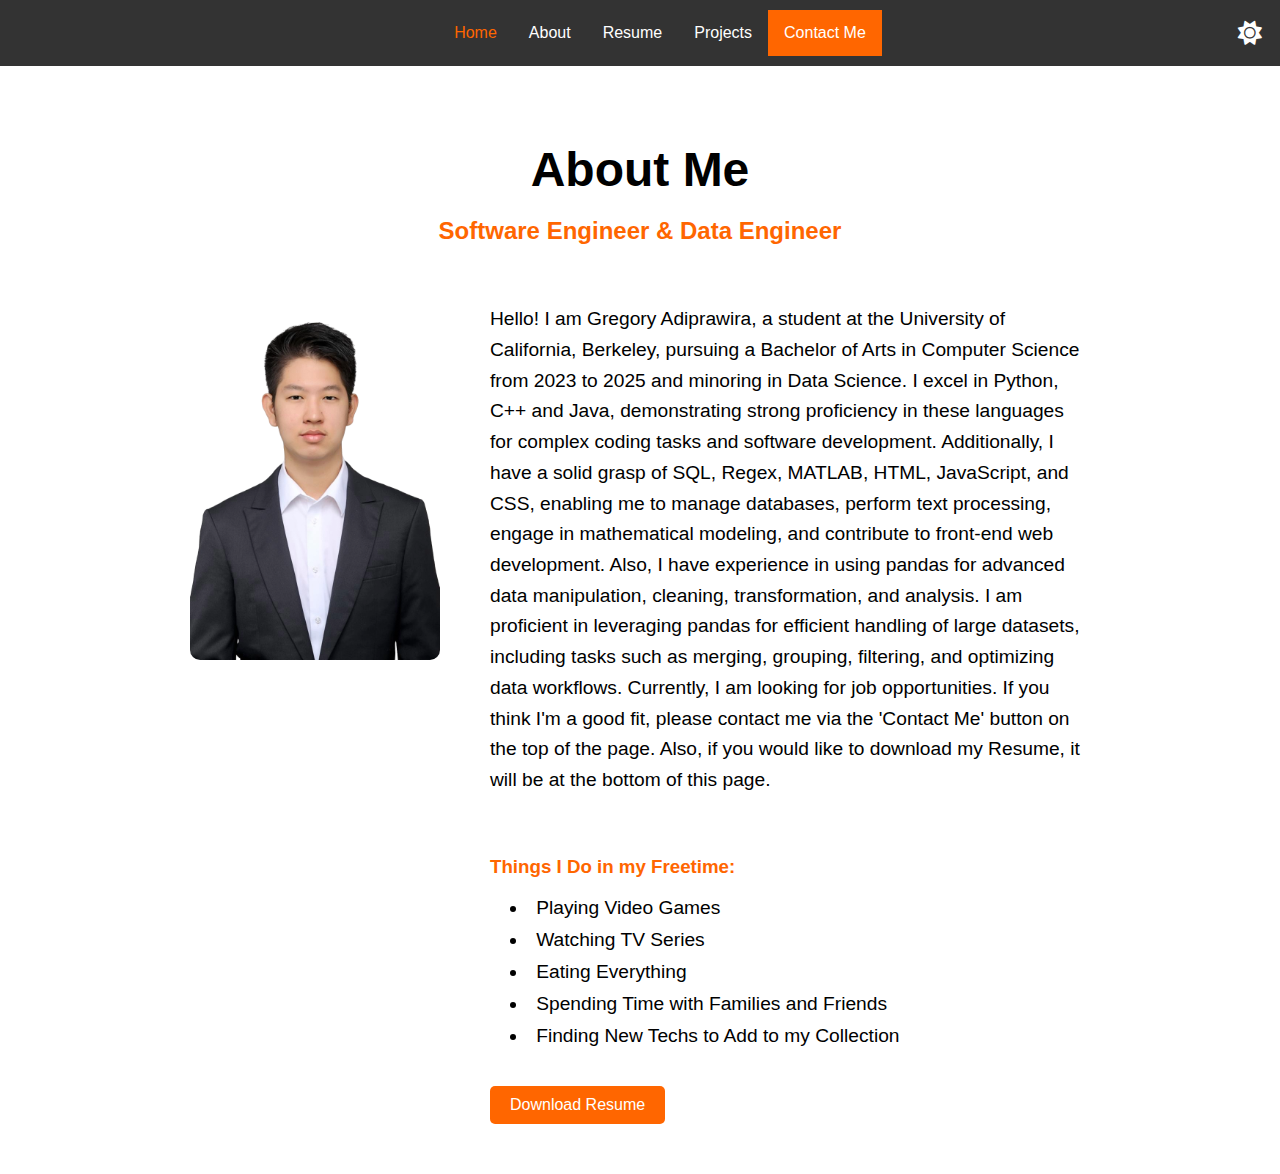
<file: about.html>
<!DOCTYPE html>
<html lang="en">
<head>
    <meta charset="UTF-8">
    <meta name="viewport" content="width=device-width, initial-scale=1.0">
    <meta name="description" content="About Gregory Adiprawira.">
    <title>About | Gregory Adiprawira</title>
    <link rel="stylesheet" href="./style.css">
    <link rel="stylesheet" href="https://cdnjs.cloudflare.com/ajax/libs/font-awesome/6.0.0-beta3/css/all.min.css">
</head>
<body>
    <div class="navbar">
        <a href="index.html">Home</a>
        <a href="about.html">About</a>
        <a href="resume.html">Resume</a>
        <a href="projects.html">Projects</a>
        <a href="contact.html">Contact Me</a>
        
        <button class="theme-toggle" data-theme-toggle aria-label="Change to light theme">
            <i class="fas fa-sun sun-icon"></i>
            <i class="fas fa-moon moon-icon"></i>
        </button>
    </div>

    <!-- About Section -->
    <section id="about-section">
        <div class="about-header">
            <h1>About Me</h1>
            <h2>Software Engineer & Data Engineer</h2>
        </div>
        
        <div class="about-content">
            <!-- Profile Image -->
            <div class="profile-image">
                <img src="./images/visa-photo.png" alt="Gregory Adiprawira">
            </div>
            
            <!-- Profile Description -->
            <div class="profile-description">
                <p>Hello! I am Gregory Adiprawira, a student at the University of California, Berkeley, pursuing a Bachelor of Arts in 
                    Computer Science from 2023 to 2025 and minoring in Data Science. I excel in Python, C++ and Java, demonstrating 
                    strong proficiency in these languages for complex coding tasks and software development. 
                    Additionally, I have a solid grasp of SQL, Regex, MATLAB, HTML, JavaScript, and CSS, enabling me to manage databases, 
                    perform text processing, engage in mathematical modeling, and contribute to front-end web development. 
                    Also, I have experience in using pandas for advanced data manipulation, cleaning, transformation, and analysis.
                    I am proficient in leveraging pandas for efficient handling of large datasets, including tasks such as 
                    merging, grouping, filtering, and optimizing data workflows. Currently, I am looking for job opportunities.
                    If you think I'm a good fit, please contact me via the 'Contact Me' button on the top of the page. Also, if you would
                    like to download my Resume, it will be at the bottom of this page. </p>

                    <h3>Things I Do in my Freetime:</h3>
                    <ul>
                        <li>Playing Video Games</li>
                        <li>Watching TV Series</li>
                        <li>Eating Everything</li>
                        <li>Spending Time with Families and Friends</li>
                        <li>Finding New Techs to Add to my Collection</li>
                    </ul>
                <a href="resume-file.pdf" class="download-btn">Download Resume</a>
            </div>
        </div>
    </section>

    <script src="toggle.js"></script>
</body>
</html>
</file>
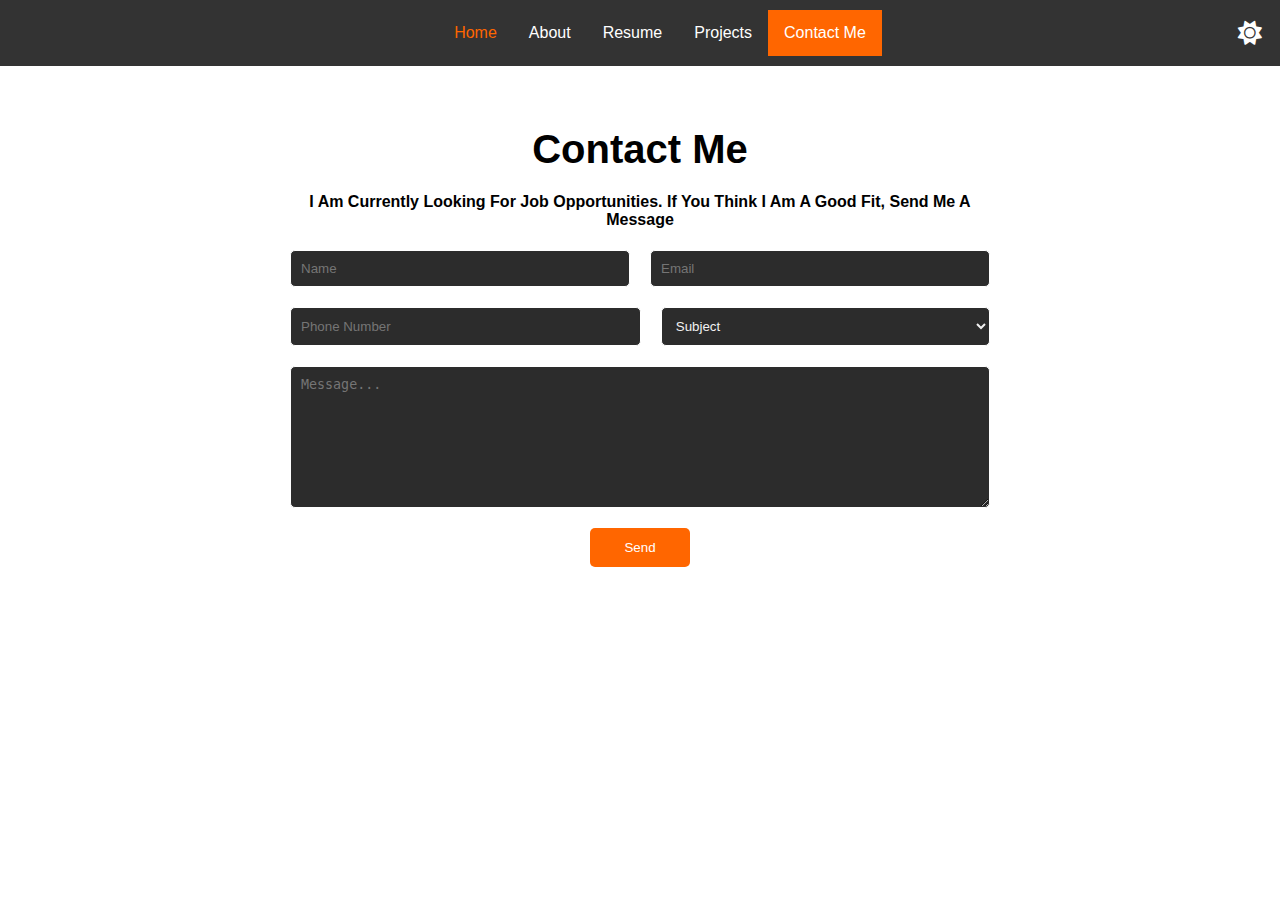
<file: contact.html>
<!DOCTYPE html>
<html lang="en">
<head>
    <meta charset="UTF-8">
    <meta name="viewport" content="width=device-width, initial-scale=1.0">
    <meta name="description" content="Contact Gregory Adiprawira.">
    <title>Contact Me | Gregory Adiprawira</title>
    <link rel="stylesheet" href="./style.css">
    <link rel="stylesheet" href="https://cdnjs.cloudflare.com/ajax/libs/font-awesome/6.0.0-beta3/css/all.min.css">
</head>
<body>
    <div class="navbar">
        <a href="index.html">Home</a>
        <a href="about.html">About</a>
        <a href="resume.html">Resume</a>
        <a href="projects.html">Projects</a>
        <a href="contact.html">Contact Me</a>

        <button class="theme-toggle" data-theme-toggle aria-label="Change to light theme">
            <i class="fas fa-sun sun-icon"></i>
            <i class="fas fa-moon moon-icon"></i>
        </button>
    </div>
    </div>

    <!-- Contact Form Section -->
    <section id="contact-section">
        <h1>Contact Me</h1>
        <h4>I Am Currently Looking For Job Opportunities. If You Think I Am A Good Fit, Send Me A Message</h4>
        
        <!-- Using Web3Forms -->
        <form id="contact-form" action="https://api.web3forms.com/submit" method="POST">
            <input type="hidden" name="access_key" value="39d01ec0-1d7e-426f-a599-ca8fd4ca43ad">
            <div class="form-group">
                <input type="text" id="name" name="name" placeholder="Name" required>
                <input type="email" id="email" name="email" placeholder="Email" required>
            </div>
            <div class="form-group">
                <input type="tel" id="phone" name="phone" placeholder="Phone Number" required>
                <select id="service" name="service">
                    <option value="" disabled selected>Subject</option>
                    <option value="web-development">Internship</option>
                    <option value="design">Job Opportunities</option>
                    <option value="consultation">Question</option>
                </select>
            </div>
            <div class="form-group">
                <textarea id="message" name="message" placeholder="Message..." required></textarea>
            </div>
            <button type="submit" id="submit-btn">Send</button>
        </form>
    </section>

    <script src="toggle.js"></script>
</body>
</html>
</file>
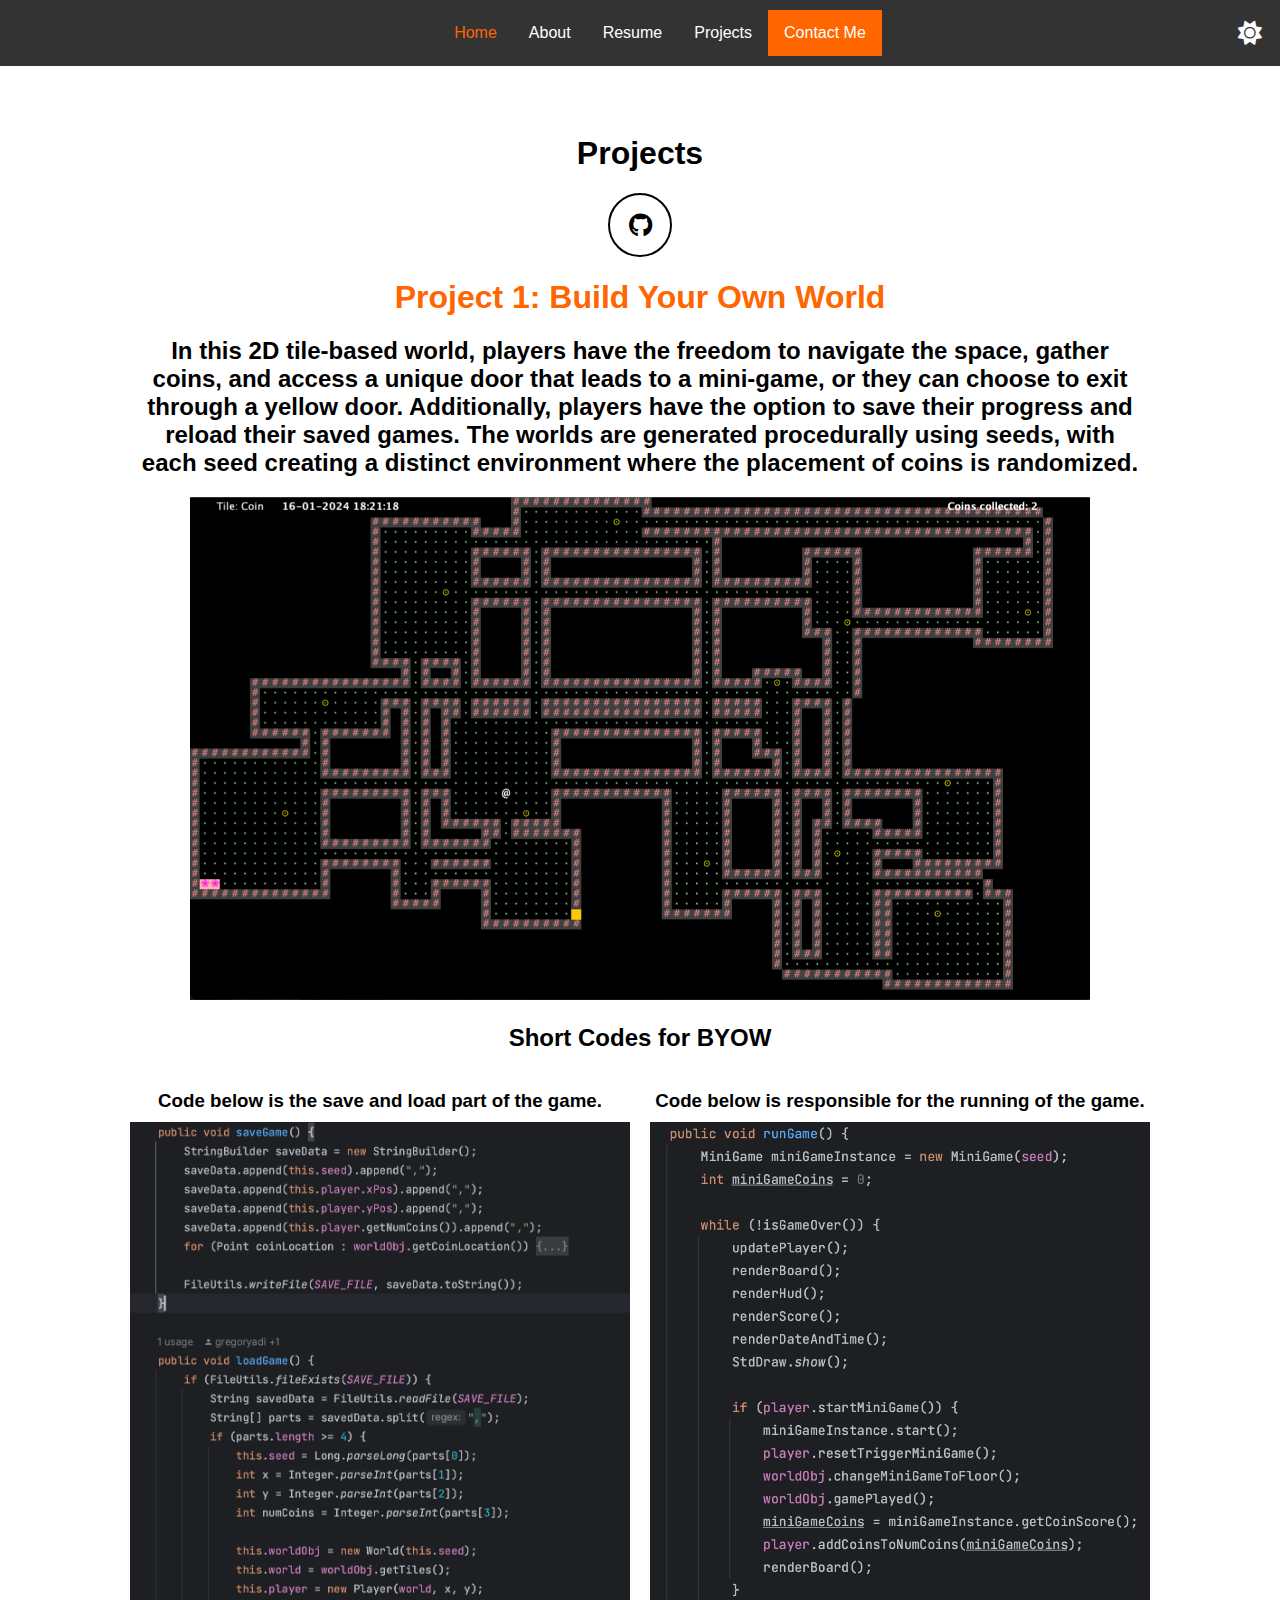
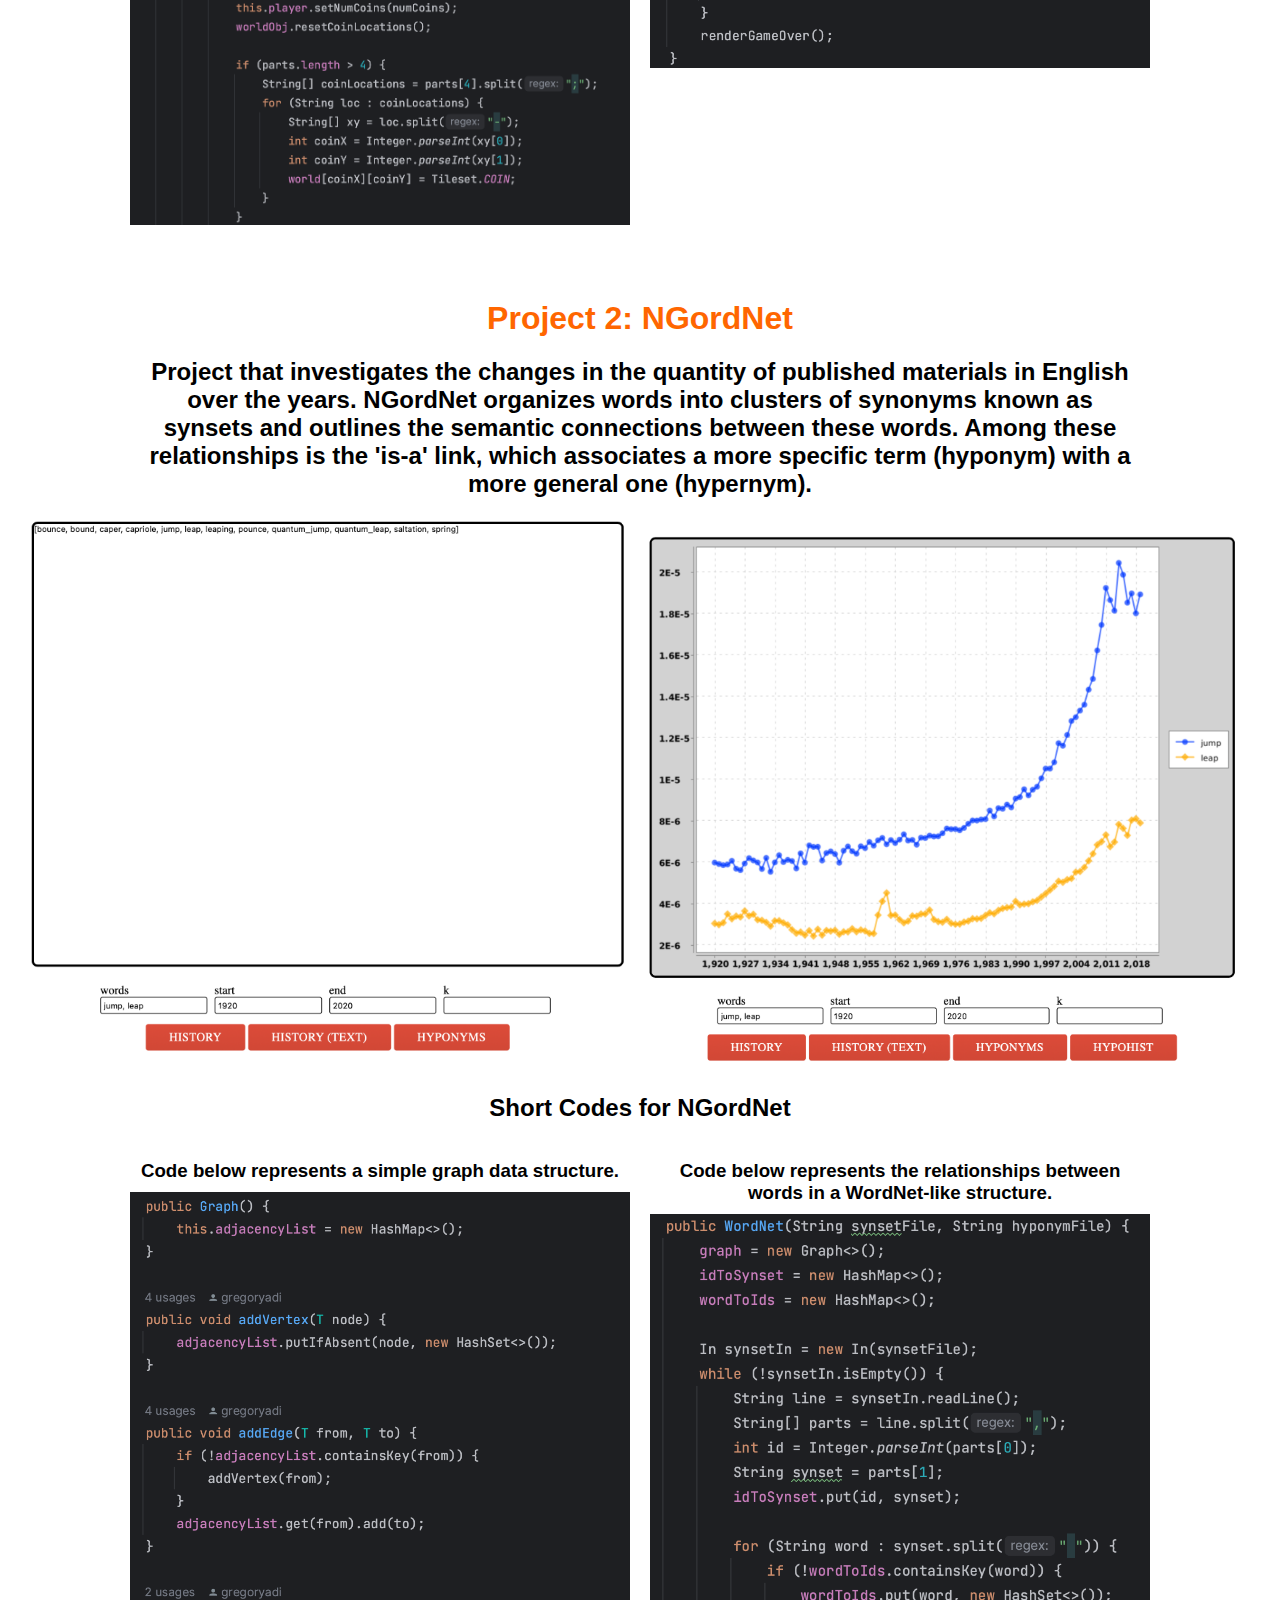
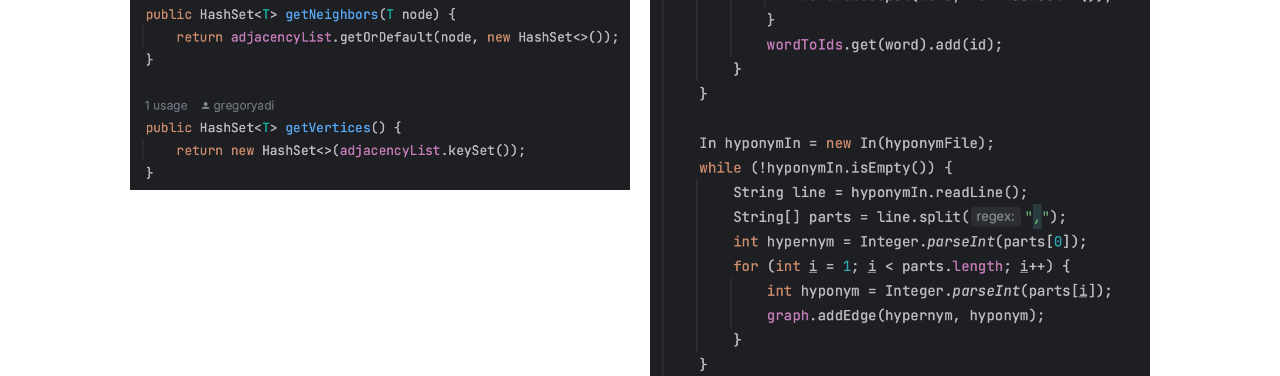
<file: projects.html>
<!DOCTYPE html>
<html lang="en">
<head>
    <meta charset="UTF-8">
    <meta name="viewport" content="width=device-width, initial-scale=1.0">
    <meta name="description" content="Projects by Gregory Adiprawira.">
    <title>Projects | Gregory Adiprawira</title>
    <link rel="stylesheet" href="./style.css">
    <link rel="stylesheet" href="https://cdnjs.cloudflare.com/ajax/libs/font-awesome/6.0.0-beta3/css/all.min.css">
</head>
<body>
    <div class="navbar">
        <a href="index.html">Home</a>
        <a href="about.html">About</a>
        <a href="resume.html">Resume</a>
        <a href="projects.html">Projects</a>
        <a href="contact.html">Contact Me</a>

        <button class="theme-toggle" data-theme-toggle aria-label="Change to light theme">
            <i class="fas fa-sun sun-icon"></i>
            <i class="fas fa-moon moon-icon"></i>
        </button>
    </div>

    <div id="project1" class="Project-1">
        <!-- Project 1: BYOW -->
        <h1>Projects</h1>
        <a href="https://github.com/gregadi" target="_blank" class="social-icon">
            <i class="fab fa-github"></i>
        </a>

        <h1 id="orange">Project 1: Build Your Own World</h1>
        <h2>In this 2D tile-based world, players have the freedom to navigate the space, gather coins, and access a unique door 
            that leads to a mini-game, or they can choose to exit through a yellow door. Additionally, players have the option to 
            save their progress and reload their saved games. The worlds are generated procedurally using seeds, with each seed 
            creating a distinct environment where the placement of coins is randomized.</h2>
        
        <img id="BYOW" src="./images/BYOW.png" alt="">
    
        <h2>Short Codes for BYOW</h2>
    </div>
    
    <div class="image-BYOW">
        <div class="image-item">
            <h3>Code below is the save and load part of the game.</h3>
            <img src="./images/code-1.png" alt="First Image">
        </div>
        <div class="image-item">
            <h3>Code below is responsible for the running of the game.</h3>
            <img src="./images/code-2.png" alt="Second Image">
        </div>
    </div>
    
    <!-- Project 2: NGordNet -->
    <div id="project2" class="Project-2">
        <h1 id="orange">Project 2: NGordNet</h1>
        <h2>Project that investigates the changes in the quantity of published materials in English over the years.
            NGordNet organizes words into clusters of synonyms known as synsets and outlines the semantic connections between these words.
            Among these relationships is the 'is-a' link, which associates a more specific term (hyponym) with a more general one (hypernym).</h2>
        
        <!-- NGordNet photos -->
        <div class="image-NGordNet">
            <img src="./images/Ngordnet-1.png" alt="First Image">
            <img src="./images/Ngordnet-2.png" alt="Second Image">
        </div>

        <h2>Short Codes for NGordNet</h2>
    </div>

    <div class="image-BYOW">
        <div class="image-item">
            <h3>Code below represents a simple graph data structure.</h3>
            <img src="./images/code-3.png" alt="First Image">
        </div>
        <div class="image-item">
            <h3>Code below represents the relationships between words in a WordNet-like structure.</h3>
            <img src="./images/code-4.png" alt="Second Image">
        </div>
    </div>

    <script src="toggle.js"></script>
</body>
</html>
</file>
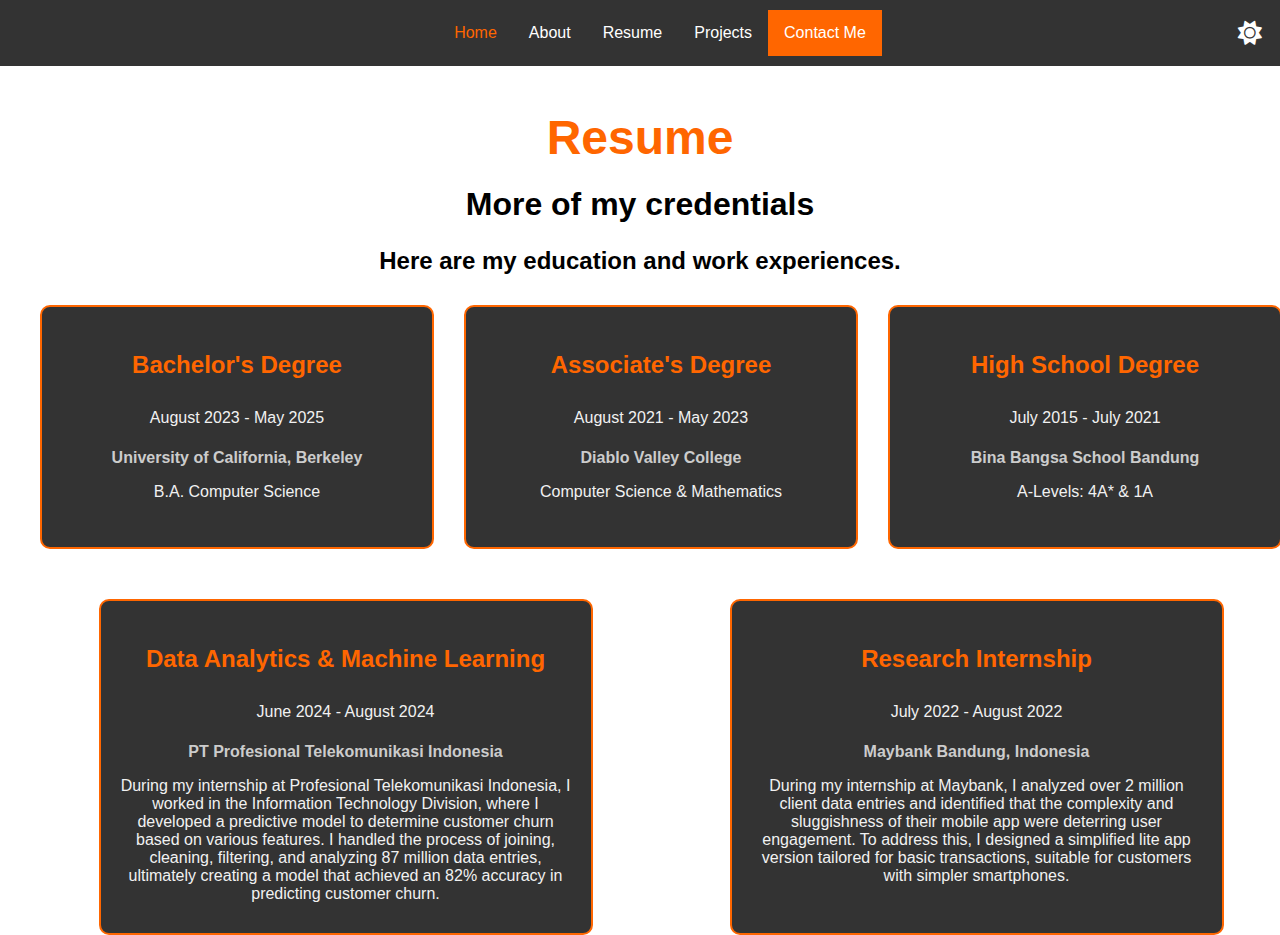
<file: resume.html>
<!DOCTYPE html>
<html lang="en">
<head>
    <meta charset="UTF-8">
    <meta name="viewport" content="width=device-width, initial-scale=1.0">
    <meta name="description" content="Resume of Gregory Adiprawira.">
    <title>Resume | Gregory Adiprawira</title>
    <link rel="stylesheet" href="./style.css">
    <link rel="stylesheet" href="https://cdnjs.cloudflare.com/ajax/libs/font-awesome/6.0.0-beta3/css/all.min.css">
</head>
<body>
    <div class="navbar">
        <a href="index.html">Home</a>
        <a href="about.html">About</a>
        <a href="resume.html">Resume</a>
        <a href="projects.html">Projects</a>
        <a href="contact.html">Contact Me</a>
        
        <button class="theme-toggle" data-theme-toggle aria-label="Change to light theme">
            <i class="fas fa-sun sun-icon"></i>
            <i class="fas fa-moon moon-icon"></i>
        </button>
    </div>

    <!-- Resume Section -->
    <div id="resume" class="resume-section">
        <h2 id="orange">Resume</h2>
        <h1>More of my credentials</h1>
        <h3>Here are my education and work experiences.</h3>
        
        <div class="resume-grid">
            <!-- Education Section -->
            <div class="resume-box">
                <h3>Bachelor's Degree</h3>
                <p>August 2023 - May 2025</p>
                <h4>University of California, Berkeley</h4>
                <p>B.A. Computer Science</p>
            </div>
            <div class="resume-box">
                <h3>Associate's Degree</h3>
                <p>August 2021 - May 2023</p>
                <h4>Diablo Valley College</h4>
                <p>Computer Science & Mathematics</p>
            </div>
            <div class="resume-box">
                <h3>High School Degree</h3>
                <p>July 2015 - July 2021</p>
                <h4>Bina Bangsa School Bandung</h4>
                <p>A-Levels: 4A* & 1A</p>
            </div>
            
            <!-- Internship Section -->
            <div class="internship-row">
                <div class="resume-box">
                    <h3>Data Analytics & Machine Learning</h3>
                    <p>June 2024 - August 2024</p>
                    <h4>PT Profesional Telekomunikasi Indonesia</h4>
                    <p>During my internship at Profesional Telekomunikasi Indonesia, I worked in the Information Technology Division, 
                        where I developed a predictive model to determine customer churn based on various features. I handled the 
                        process of joining, cleaning, filtering, and analyzing 87 million data entries, ultimately creating a model 
                        that achieved an 82% accuracy in predicting customer churn.</p>
                </div>
                <div class="resume-box">
                    <h3>Research Internship</h3>
                    <p>July 2022 - August 2022</p>
                    <h4>Maybank Bandung, Indonesia</h4>
                    <p>During my internship at Maybank, I analyzed over 2 million client data entries and identified that the 
                        complexity and sluggishness of their mobile app were deterring user engagement. To address this, I 
                        designed a simplified lite app version tailored for basic transactions, suitable for customers with
                        simpler smartphones.</p>
                </div>
            </div>
        </div>
        
    <script src="toggle.js"></script>
</body>
</html>
</file>
<file: style.css>
/* Define the default (dark) and light theme variables */
:root {
    --color-bg: rgb(21, 21, 21); /* Dark mode background */
    --color-fg: white;           /* Dark mode text color */
    --color-link: rgb(0, 216, 216); /* Link color in dark mode */
    --color-highlight: rgb(255, 102, 0); /* Highlight color in dark mode */
    --color-navbar-bg: #333;     /* Navbar background color in dark mode */
    --color-navbar-link: white;  /* Navbar link color in dark mode */
    --color-navbar-link-hover-bg: #ddd;
    --color-navbar-link-hover-fg: black;
}

[data-theme="light"] {
    --color-bg: white;
    --color-fg: black;
    --color-link: rgb(0, 116, 216); 
    --color-highlight: rgb(255, 102, 0);
    --color-navbar-bg: #333;
    --color-navbar-link: white;
    --color-navbar-link-hover-bg: #eee;
    --color-navbar-link-hover-fg: black;
}

/* General Body Styling */
body {
    background-color: var(--color-bg);
    color: var(--color-fg);
    padding-top: 60px;      /* Add 60px of paddding on top */
    margin: 0; /* Remove all outer margin */
    font-family: 'Gill Sans', 'Gill Sans MT', Calibri, 'Trebuchet MS', sans-serif;
}

/* Navbar Styling */
.navbar {
    position: fixed;
    top: 0;
    width: 100%;
    background-color: var(--color-navbar-bg);
    z-index: 1000;
    display: flex;
    justify-content: center; 
    align-items: center; 
    padding: 10px 20px;
}

/* Flex container for navigation links */
.navbar .nav-links {
    display: flex;
    gap: 20px; 
    align-items: center;
}

/* Style for each navigation link */
.navbar a {
    display: inline-block;
    color: var(--color-navbar-link);
    text-align: center;
    padding: 14px 16px;
    text-decoration: none;
}

/* Changes the text and background color when user hovers over them */
.navbar a:hover {
    background-color: var(--color-navbar-link-hover-bg);
    color: var(--color-navbar-link-hover-fg);
}

/* Make the Contact Me button in the navbar orange */
.navbar a[href="contact.html"] {
    background-color: rgb(255, 102, 0);
}

.navbar a[href="index.html"] {
    color: rgb(255, 102, 0);
}

/* Styling for the theme toggle button */
.theme-toggle {
    position: absolute;
    right: 20px; 
    background: none;
    border: none;
    cursor: pointer;
    font-size: 24px;
    color: var(--color-fg);
}

/* Sun and Moon icon toggling */
.theme-toggle .sun-icon {
    display: none;
}

[data-theme="light"] .theme-toggle .sun-icon {
    display: block;
    color: white
}

[data-theme="light"] .theme-toggle .moon-icon {
    display: none;
}

#orange {
    color: var(--color-highlight);
}

/* Social Icons */
.social-icons {
    display: flex;
    justify-content: center;
    gap: 20px;
    margin-top: 30px;
}

.social-icon {
    display: inline-flex;
    align-items: center;
    justify-content: center;
    width: 60px;
    height: 60px;
    border: 2px solid var(--color-fg);
    border-radius: 50%;
    text-decoration: none;  /* Remove any text decoration that might be applied */
    color: var(--color-fg); 
    font-size: 24px;
    transition: all 0.3s ease; /* Apply smooth transition effect */
}

.social-icon:hover {
    border-color: var(--color-highlight); /* Orange border on hover */
    color: var(--color-highlight); /* Orange icon color on hover */
}

i {
    pointer-events: none; /* Prevent clicking the icon itself */
}

/* Button Styling */
button {
    padding: 12px 15px;
    background-color: var(--color-highlight);
    color: var(--color-fg);
    border: none;
    border-radius: 5px;
    cursor: pointer;
}
button:hover {
    background-color: var(--color-link);
}

/* Global Text Styles */
h1, h2, h3, h4, p, li, a {
    color: var(--color-fg);
}

/* Title and Subtitle */
#large-title {
    font-size: 72px;
}

#large-title, #sub-title, #contact-info {
    margin-top: 5px;
    margin-bottom: 5px;
    padding: 5px 0;
}

/* Background Image Section */
.background-image {
    display: flex;
    flex-direction: column;
    align-items: center;
    justify-content: center;
    background-image: url('./images/background.jpeg');
    background-size: cover;
    background-position: center;
    text-align: center;
    color: white;
    height: 800px;
    position: relative;
}

.background-image::after {
    content: '';
    display: block;
    height: 50%;
}

/* Introduction Section */
/* About Section */
#about-section {
    padding: 50px 20px;
    text-align: center;
    color: white;
}

.about-header h1 {
    font-size: 3rem;
    margin-bottom: 10px;
}

.about-header h2 {
    font-size: 1.5rem;
    color: rgb(255, 102, 0);
    margin-bottom: 40px;
}

.about-content {
    display: flex;
    justify-content: center;
    align-items: flex-start;
    gap: 50px;
}

.profile-image img {
    width: 250px;
    height: auto;
    border-radius: 10px;
}

.profile-description {
    text-align: left;
    max-width: 600px;
}

.profile-description p {
    font-size: 1.2rem;
    line-height: 1.6;
    margin-bottom: 15px;
}

.profile-description h3 {
    margin-top: 60px;
    color: rgb(255, 102, 0);
}

.download-btn {
    display: inline-block;
    padding: 10px 20px;
    background-color: #ff6600;
    color: white;
    text-decoration: none;
    border-radius: 5px;
    margin-top: 20px;
}

.download-btn:hover {
    background-color: var(--color-link);
}

/* Text Section Styling About */
.about, .Project-1, .Project-2 {
    color: white;
    margin-top: 75px;
    text-align: center;
}

.Project-1, .Project-2 h2 {
    max-width: 1000px; /* Sets the maximum width of the <h2> */
    margin-left: auto; /* Centers the text by calculating equal margins */
    margin-right: auto; /* Centers the text by calculating equal margins */

}

/* Project Images */
#BYOW {
    height: auto;
    width: 100%;
    max-width: 900px; 
}

/* Images For BYOW & NGordNet*/
.image-BYOW {
    display: flex;
    justify-content: center; 
    align-items: flex-start; 
    flex-wrap: wrap; /* Allows wrapping on smaller screens */
    gap: 20px; 
}

.image-item {
    display: flex;
    flex-direction: column; /* Stack text and image vertically */
    align-items: center; 
    width: 45%; 
    max-width: 500px; /* Adjust width to 45% of its container but won't exceed 500px  */
}

.image-item h3 {
    text-align: center;
    margin-bottom: 10px; /* Adds space between the text and image */
}

.image-item img {
    height: auto;
    width: 100%; 
    max-width: 500px;
}

.image-NGordNet img {
    width: 70%;
    max-width: 600px;
    height: auto;
    margin-right: 10px;
}

/* Smooth Scrolling */
html {
    scroll-behavior: smooth;
}

/* Education Section */
.education-section {
    width: 100%;
    font-size: 18px;
}

.education-section h3 {
    font-size: 25px;
}

.education-section h4 {
    font-size: 23px;
}

.education-section p {
    font-size: 21px;
}

.education-entry {
    display: flex;
    justify-content: space-between;
    margin-bottom: 20px;
    position: relative;
}

/* Centering Degree and School Description */
.degree-info, .school-description {
    flex: 1;
    display: flex;
    align-items: center;
    justify-content: center;
    text-align: center;
    padding: 20px;
}

/* Contact Form Section */
#contact-section {
    text-align: center;
    width: 100%;
    max-width: 700px; /* Adjust the width to fit the form */
    margin: 0 auto;
    padding: 40px;
    color: white;
}

#contact-section h1 {
    font-size: 2.5rem;
    margin-bottom: 20px;
}

#contact-section p {
    margin-bottom: 30px;
    color: #ccc; /* Lighter text color for the description */
}

/* Contact Form Layout Start */
#contact-form {
    display: flex;
    flex-direction: column;
    gap: 20px;
}

/* Group input fields */
.form-group {
    display: flex;
    gap: 20px;
    justify-content: space-between;
}

/* Input and select fields side by side */
input, select {
    width: 48%; /* Two fields take up 48% each to sit side by side */
    padding: 10px;
    border-radius: 5px;
    border: 1px solid white;
    outline: none;
    background-color: #2c2c2c;
    color: #f1f1f1;
}

/* Textarea spans full width */
textarea {
    width: 100%;
    height: 120px;
    padding: 10px;
    border-radius: 5px;
    border: 1px solid white;
    outline: none;
    background-color: #2c2c2c;
    color: #f1f1f1;
}

textarea:hover , input:hover, select:hover {
    border-color: #5753f1;
}

/* Submit Button Styling */
button {
    padding: 12px 20px;
    background-color: rgb(255, 102, 0);
    color: white;
    border: none;
    border-radius: 5px;
    cursor: pointer;
    width: 100px;
    margin: 0 auto; /* Center the button */
}

button:hover {
    background-color: #5753f1;
}

/* Bullet Points Styling */
ul {
    list-style-position: inside; /* Bullets inside the content area */
    margin-left: 0; /* Remove default margin */
    padding-left: 20px; /* Control spacing between bullets and text */
    font-size: 1.2rem;
}

li {
    margin-bottom: 10px; /* Add space between list items */
}

/* Resume Grid Start */
.resume-grid {
    display: grid;
    gap: 30px; /* Smaller gap between the boxes */
    justify-items: center; /* Center the boxes horizontally */
    width: 100%;
    max-width: 1200px;
    margin: 0 auto; /* Center the entire grid */
}

/* Style for each box */
.resume-box {
    background-color: #333;
    border: 2px solid #ff6600;
    border-radius: 10px;
    padding: 20px;
    text-align: center;
    width: 350px;
    min-height: 200px;
}

.resume-box h3 {
    color: #ff6600;
    margin-bottom: 10px;
}

.resume-box h4 {
    color: #ccc;
    margin-bottom: 5px;
}

.resume-box p {
    color: #f1f1f1;
    margin-bottom: 10px;
    font-size: 1rem;
}

/* Internship row with two boxes */
.internship-row {
    grid-column: span 3; /* Span across all three columns */
    display: flex;
    justify-content: space-around; /* Evenly space the internship boxes */
    gap: 20px;
    margin-top: 20px;
    width: 100%;
}

.internship-row .resume-box {
    width: 450px; 
}

/* Centered titles for the resume section */
.resume-section {
    text-align: center;
    margin-top: 50px;
    color:white
}

/* Centered main heading (Resume) */
.resume-section h2 {
    font-size: 3rem;
    color: #ff6600;
    margin-bottom: 10px;
}

/* Centered subheading (More of my credentials) */
.resume-section h1 {
    font-size: 2rem;
    margin-bottom: 10px;
}

/* Centered description (Here are my education and work experiences) */
.resume-section h3 {
    font-size: 1.5rem;
    margin-bottom: 30px;
}
</file>
